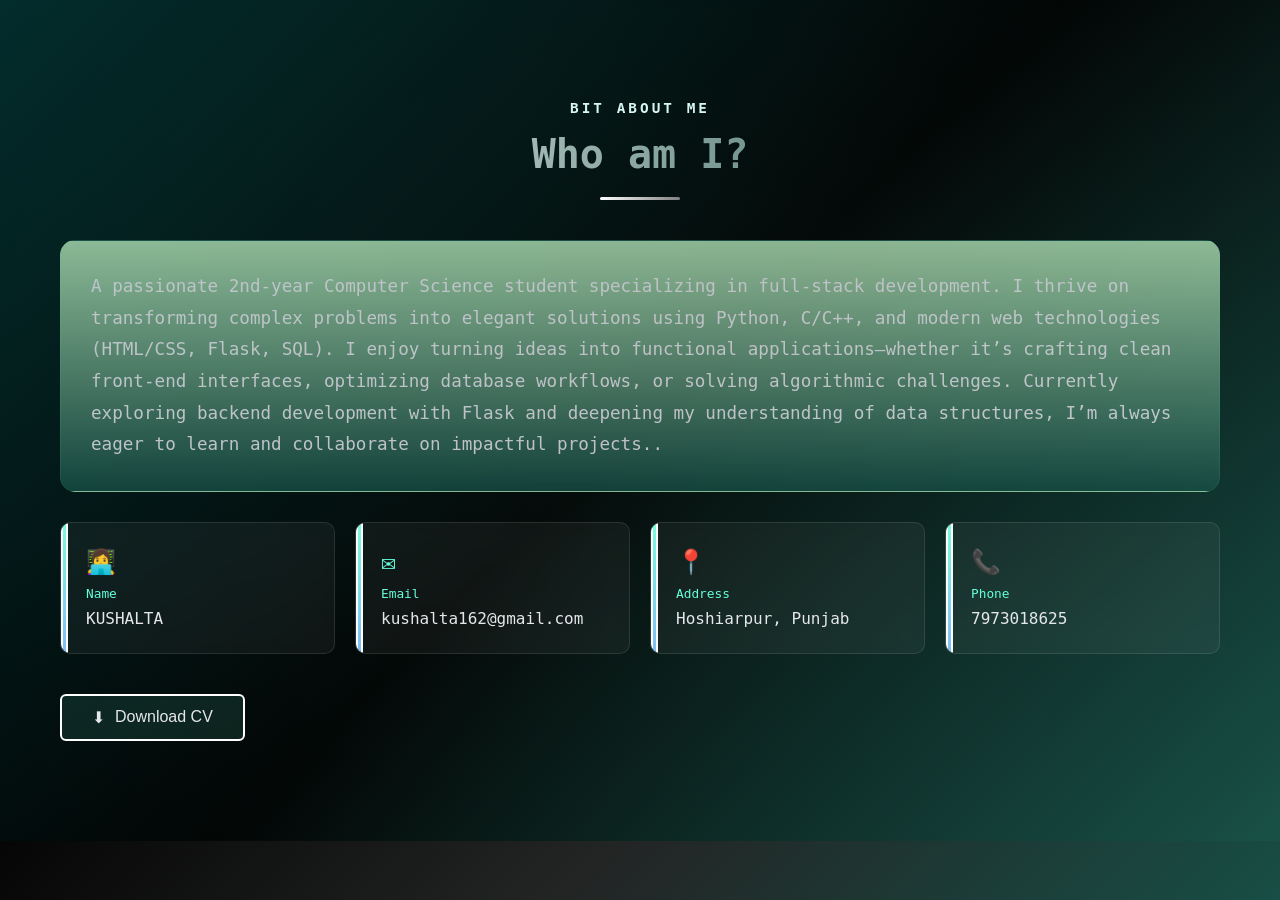
<file: templates/about.html>
<!-- this is not included . This is just a practice -->
<!DOCTYPE html>
<html>
<head>
  <meta charset="UTF-8" />
  <meta name="viewport" content="width=device-width, initial-scale=1.0"/>
  <title> About Page </title>
  <link rel="stylesheet" href="\static\assets\css\style.css"/>
</head>
<section id="about" class="about-section">
  <div class="about-container">
    <h5 class="section-subtitle" data-aos="fade-down">BIT ABOUT ME</h5>
    <h2 class="section-title" data-aos="fade-down" data-aos-delay="100">Who am I?</h2>
    <div class="divider" data-aos="fade-down" data-aos-delay="150"></div>

    <div class="about-content">
      <div class="about-details" data-aos="fade-right">
        <div class="bio-card" data-aos="fade-up">
          <p class="animated-text">
            A passionate 2nd-year Computer Science student specializing in full-stack development. 
            I thrive on transforming complex problems into elegant solutions using Python, C/C++, 
            and modern web technologies (HTML/CSS, Flask, SQL). I enjoy turning ideas into functional 
            applications—whether it’s crafting clean front-end interfaces, optimizing database workflows, 
            or solving algorithmic challenges. Currently exploring backend development with Flask and 
            deepening my understanding of data structures, I’m always eager to learn and collaborate on impactful 
            projects..
          </p>
        </div>

        <div class="info-grid">
          <div class="info-box" data-aos="zoom-in" data-aos-delay="200">
            <div class="info-icon">👩‍💻</div>
            <label>Name</label>
            <div class="info-content">KUSHALTA</div>
          </div>
          <div class="info-box" data-aos="zoom-in" data-aos-delay="250">
            <div class="info-icon">✉️</div>
            <label>Email</label>
            <div class="info-content">kushalta162@gmail.com</div>
          </div>
          <div class="info-box" data-aos="zoom-in" data-aos-delay="300">
            <div class="info-icon">📍</div>
            <label>Address</label>
            <div class="info-content">Hoshiarpur, Punjab</div>
          </div>
          <div class="info-box" data-aos="zoom-in" data-aos-delay="350">
            <div class="info-icon">📞</div>
            <label>Phone</label>
            <div class="info-content">7973018625</div>
          </div>
        </div>

        <div class="action-box" data-aos="fade-up" data-aos-delay="400">
          <button class="cv-button">
            <span class="button-icon">⬇</span>
            <span class="button-text">Download CV</span>
            <span class="button-hover"></span>
          </button>
        </div>
      </div>
    </div>
  </div>
</section>

<style>
  /* Gradient Background */
  .about-section {
    padding: 100px 0;
    background: linear-gradient(135deg, 
   rgb(1, 41, 41),black,rgb(23, 78, 69));      /* #0f0c29 0%, 
      #302b63 50%, 
      #24243e 100%); */
    position: relative;
    overflow: hidden;
  }

  .about-section::before {
    content: "";
    position: absolute;
    top: -50%;
    left: -50%;
    width: 200%;
    height: 200%;
    background: radial-gradient(
      circle at center,
      rgba(100, 255, 218, 0.05) 0%,
      transparent 70%
    );
    animation: rotate 20s linear infinite;
    z-index: 0;
  }

  @keyframes rotate {
    from { transform: rotate(0deg); }
    to { transform: rotate(360deg); }
  }

  .about-container {
    max-width: 1200px;
    margin: 0 auto;
    padding: 0 20px;
    position: relative;
    z-index: 1;
  }

  /* Typography */
  .section-subtitle {
    font-size: 0.9rem;
    color: rgb(214, 246, 241);
    text-transform: uppercase;
    letter-spacing: 3px;
    margin-bottom: 15px;
    text-align: center;
  }

  .section-title {
    font-size: 2.5rem;
    font-weight: 700;
    color: #e5e7eb;
    margin-bottom: 20px;
    text-align: center;
    /* background: linear-gradient(90deg, #e5e7eb, #64ffda); */
    background: linear-gradient(90deg, #fff, rgb(23, 78, 69));
    -webkit-background-clip: text;
    background-clip: text;
    color: transparent;
  }

  .divider {
    width: 80px;
    height: 3px;
    background: linear-gradient(to right, white,grey);
    margin: 0 auto 40px;
    border-radius: 3px;
  }

  /* Bio Card */
  .bio-card {
    background: linear-gradient(rgb(175, 224, 180),rgb(23, 78, 69));
    opacity: 0.8;
    backdrop-filter: blur(8px);
    border-radius: 15px;
    padding: 30px;
    margin-bottom: 30px;
    /* border: 1.5px solid blue; */
    border: 1px solid rgba(100, 255, 218, 0.1);
    box-shadow: 1 8px 32px rgba(0, 0, 0, 0.2);
    transition: transform 0.3s ease, box-shadow 0.3s ease;
  }

  .bio-card:hover {
    transform: translateY(-5px);
    box-shadow: 0 12px 40px rgba(0, 0, 0, 0.3);
  }

  .animated-text {
    color: #edeff5;
    line-height: 1.8;
    font-size: 1.1rem;
    margin: 0;
  }

  /* Info Grid */
  .info-grid {
    display: grid;
    grid-template-columns: repeat(auto-fit, minmax(200px, 1fr));
    gap: 20px;
    margin-bottom: 40px;
  }

  .info-box {
    background: rgba(255, 236, 236, 0.05);
    backdrop-filter: blur(6px);
    border-radius: 10px;
    padding: 25px;
    border: 1px solid rgba(255, 255, 255, 0.1);
    
    transition: all 0.3s ease;
    position: relative;
    overflow: hidden;
  }

  .info-box::before {
    content: "";
    position: absolute;
    top: 0;
    left: 0;
    width: 3px;
    height: 100%;
    border : 2px solid white;
    background: linear-gradient(to bottom, #7afbdd, #82bbf5);
    transition: width 0.3s ease;
  }

  .info-box:hover {
    transform: translateY(-5px);
    background: rgba(255, 255, 255, 0.1);
    box-shadow: 0 10px 20px rgba(0, 0, 0, 0.2);
  }

  .info-box:hover::before {
    width: 100%;
    opacity: 0.2;
  }

  .info-icon {
    font-size: 1.5rem;
    margin-bottom: 10px;
    color: #64ffda;
  }

  .info-box label {
    font-size: 0.8rem;
    color: #64ffda;
    display: block;
    margin-bottom: 8px;
    font-family: 'Fira Code', monospace;
  }

  .info-content {
    font-size: 1rem;
    color: #e5e7eb;
    font-weight: 500;
  }

  /* Download Button */
  .cv-button {
    position: relative;
    background: rgba(100, 255, 218, 0.1);
    color:#e5e7eb ;
    border: 2px solid white;
    padding: 12px 30px;
    font-size: 1rem;
    border-radius: 6px;
    cursor: pointer;
    display: inline-flex;
    align-items: center;
    gap: 10px;
    overflow: hidden;
    transition: all 0.3s ease;
    z-index: 1;
  }

  .cv-button .button-hover {
    position: absolute;
    width: 100%;
    height: 100%;
    background: linear-gradient(90deg, 
      rgba(100, 255, 218, 0.2) 0%, 
      rgba(30, 144, 255, 0.2) 100%);
    top: 0;
    left: -100%;
    transition: 0.4s;
    z-index: -1;
  }

  .cv-button:hover {
    color: #0a192f;
    background: rgba(82, 220, 188, 0.4);
    box-shadow: 0 0 20px rgba(82, 220, 188, 0.4);
  }

  .cv-button:hover .button-hover {
    left: 100%;
  }

  /* Animations */
  [data-aos] {
    transition-property: transform, opacity;
  }

  @keyframes float {
    0%, 100% { transform: translateY(0); }
    50% { transform: translateY(-10px); }
  }

  .info-box:hover {
    animation: float 3s ease-in-out infinite;
  }
</style>

<script src="https://unpkg.com/aos@2.3.1/dist/aos.js"></script>
<script>
  AOS.init({
    duration: 800,
    easing: 'ease-out-quart',
    once: true
  });
</script>
</html>
</file>
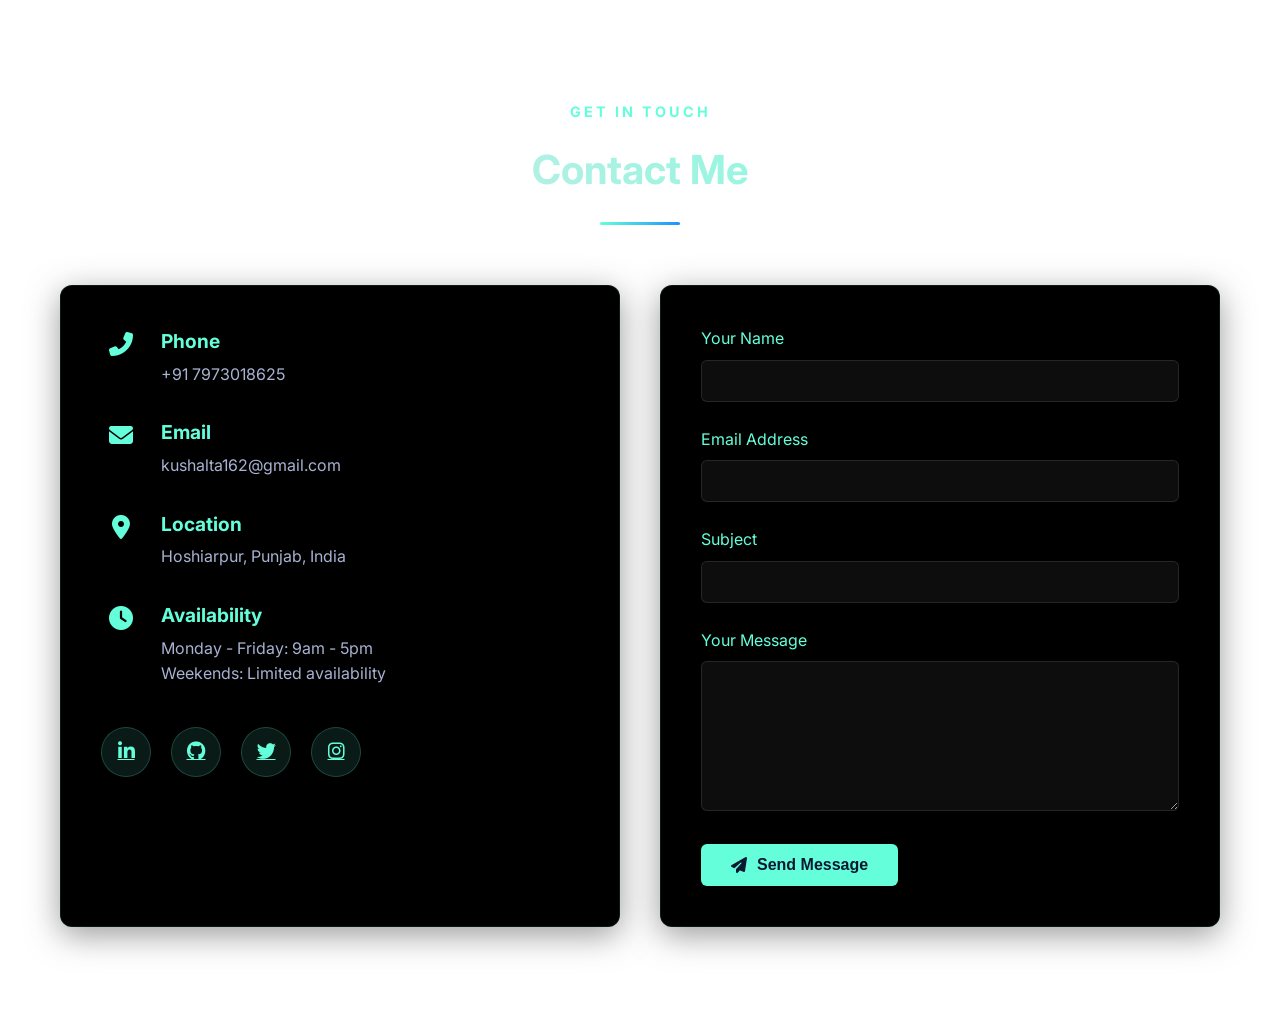
<file: templates/contact.html>
<!-- this is not included . This is just a practice -->
<!DOCTYPE html>
<html lang="en">
<head>
  <meta charset="UTF-8">
  <meta name="viewport" content="width=device-width, initial-scale=1.0">
  <title>Contact Me</title>
  <link href="https://fonts.googleapis.com/css2?family=Fira+Code:wght@400;500&family=Inter:wght@400;600&display=swap" rel="stylesheet">
  <link rel="stylesheet" href="https://cdnjs.cloudflare.com/ajax/libs/font-awesome/6.4.0/css/all.min.css">
  <style>
    :root {
      --dark-bg: #0a192f;
      --teal: #64ffda;
      --blue: #1e90ff;
      --light: #e5e7eb;
      --dark-gray: #112240;
      --gray: #a8b2d1;
    }

    * {
      margin: 0;
      padding: 0;
      box-sizing: border-box;
    }

    body {
      font-family: 'Inter', sans-serif;
      /* background: var(--dark-bg); */
      background: linear-gradient(black);
      color: var(--light);
      line-height: 1.6;
    }

    .contact-section {
      padding: 100px 0;
      max-width: 1200px;
      margin: 0 auto;
      position: relative;
    }

    .section-header {
      text-align: center;
      margin-bottom: 60px;
    }

    .section-subtitle {
      font-size: 0.9rem;
      color: var(--teal);
      text-transform: uppercase;
      letter-spacing: 3px;
      margin-bottom: 15px;
    }

    .section-title {
      font-size: 2.5rem;
      font-weight: 700;
      margin-bottom: 20px;
      background: linear-gradient(90deg, var(--light), var(--teal));
      -webkit-background-clip: text;
      background-clip: text;
      color: transparent;
    }

    .divider {
      width: 80px;
      height: 3px;
      background: linear-gradient(to right, var(--teal), var(--blue));
      margin: 0 auto;
      border-radius: 3px;
    }

    .contact-container {
      display: grid;
      grid-template-columns: repeat(auto-fit, minmax(300px, 1fr));
      gap: 40px;
      padding: 0 20px;
    }

    .contact-info {
      background: black;
      backdrop-filter: blur(8px);
      border-radius: 12px;
      padding: 40px;
      border: 1px solid rgba(100, 255, 218, 0.1);
      box-shadow: 0 8px 32px rgba(67, 66, 66, 0.532);
    }

    .contact-card {
      display: flex;
      align-items: flex-start;
      margin-bottom: 30px;
      transition: transform 0.3s ease;
    }

    .contact-card:hover {
      transform: translateY(-5px);
    }

    .contact-icon {
      font-size: 1.5rem;
      color: var(--teal);
      margin-right: 20px;
      min-width: 40px;
      text-align: center;
    }

    .contact-details h3 {
      font-size: 1.2rem;
      margin-bottom: 5px;
      color: var(--teal);
    }

    .contact-details p, 
    .contact-details a {
      color: var(--gray);
      text-decoration: none;
      transition: color 0.3s ease;
    }

    .contact-details a:hover {
      color: var(--teal);
    }

    .social-links {
      display: flex;
      gap: 20px;
      margin-top: 40px;
    }

    .social-link {
      width: 50px;
      height: 50px;
      border-radius: 50%;
      background: rgba(100, 255, 218, 0.1);
      display: flex;
      align-items: center;
      justify-content: center;
      font-size: 1.2rem;
      color: var(--teal);
      transition: all 0.3s ease;
      border: 1px solid rgba(100, 255, 218, 0.2);
    }

    .social-link:hover {
      background: var(--teal);
      color: var(--dark-bg);
      transform: translateY(-3px);
      box-shadow: 0 0 20px rgba(100, 255, 218, 0.3);
    }

    .contact-form {
      background: black;
      backdrop-filter: blur(8px);
      border-radius: 12px;
      padding: 40px;
      border: 1px solid rgba(100, 255, 218, 0.1);
      box-shadow: 0 8px 32px rgba(67, 66, 66, 0.532);
    }

    .form-group {
      margin-bottom: 25px;
    }

    .form-group label {
      display: block;
      margin-bottom: 8px;
      color: var(--teal);
    }

    .form-control {
      width: 100%;
      padding: 12px 15px;
      background: rgba(255, 255, 255, 0.05);
      border: 1px solid rgba(255, 255, 255, 0.1);
      border-radius: 6px;
      color: var(--light);
      font-family: 'Inter', sans-serif;
      transition: all 0.3s ease;
    }

    .form-control:focus {
      outline: none;
      border-color: var(--teal);
      box-shadow: 0 0 0 2px rgba(100, 255, 218, 0.2);
    }

    textarea.form-control {
      min-height: 150px;
      resize: vertical;
    }

    .submit-btn {
      background: var(--teal);
      color: var(--dark-bg);
      border: none;
      padding: 12px 30px;
      font-size: 1rem;
      border-radius: 6px;
      cursor: pointer;
      font-weight: 600;
      transition: all 0.3s ease;
      display: inline-flex;
      align-items: center;
      gap: 10px;
    }

    .submit-btn:hover {
      background: var(--blue);
      transform: translateY(-2px);
      box-shadow: 0 5px 15px rgba(30, 144, 255, 0.4);
    }

    /* Animation */
    @keyframes fadeIn {
      from { opacity: 0; transform: translateY(20px); }
      to { opacity: 1; transform: translateY(0); }
    }

    .contact-card {
      animation: fadeIn 0.6s ease forwards;
    }

    .contact-card:nth-child(1) { animation-delay: 0.2s; }
    .contact-card:nth-child(2) { animation-delay: 0.4s; }
    .contact-card:nth-child(3) { animation-delay: 0.6s; }
    .contact-card:nth-child(4) { animation-delay: 0.8s; }

    /* Responsive Design */
    @media (max-width: 768px) {
      .contact-container {
        grid-template-columns: 1fr;
      }
      
      .contact-info, .contact-form {
        padding: 30px;
      }
    }
  </style>
</head>
<body>
  <section class="contact-section">
    <div class="section-header">
      <h5 class="section-subtitle">GET IN TOUCH</h5>
      <h2 class="section-title">Contact Me</h2>
      <div class="divider"></div>
    </div>

    <div class="contact-container">
      <!-- Contact Information -->
      <div class="contact-info">
        <div class="contact-card">
          <div class="contact-icon">
            <i class="fas fa-phone-alt"></i>
          </div>
          <div class="contact-details">
            <h3>Phone</h3>
            <p><a href="tel:+917973018625">+91 7973018625</a></p>
          </div>
        </div>

        <div class="contact-card">
          <div class="contact-icon">
            <i class="fas fa-envelope"></i>
          </div>
          <div class="contact-details">
            <h3>Email</h3>
            <p><a href="mailto:kushalta162@gmail.com">kushalta162@gmail.com</a></p>
          </div>
        </div>

        <div class="contact-card">
          <div class="contact-icon">
            <i class="fas fa-map-marker-alt"></i>
          </div>
          <div class="contact-details">
            <h3>Location</h3>
            <p>Hoshiarpur, Punjab, India</p>
          </div>
        </div>

        <div class="contact-card">
          <div class="contact-icon">
            <i class="fas fa-clock"></i>
          </div>
          <div class="contact-details">
            <h3>Availability</h3>
            <p>Monday - Friday: 9am - 5pm</p>
            <p>Weekends: Limited availability</p>
          </div>
        </div>

        <div class="social-links">
          <a href="[YOUR_LINKEDIN_URL]" class="social-link" target="_blank">
            <i class="fab fa-linkedin-in"></i>
          </a>
          <a href="[YOUR_GITHUB_URL]" class="social-link" target="_blank">
            <i class="fab fa-github"></i>
          </a>
          <a href="[YOUR_TWITTER_URL]" class="social-link" target="_blank">
            <i class="fab fa-twitter"></i>
          </a>
          <a href="[YOUR_INSTAGRAM_URL]" class="social-link" target="_blank">
            <i class="fab fa-instagram"></i>
          </a>
        </div>
      </div>

      <!-- Contact Form -->
      <div class="contact-form">
        <form id="contactForm">
          <div class="form-group">
            <label for="name">Your Name</label>
            <input type="text" id="name" class="form-control" required>
          </div>
          <div class="form-group">
            <label for="email">Email Address</label>
            <input type="email" id="email" class="form-control" required>
          </div>
          <div class="form-group">
            <label for="subject">Subject</label>
            <input type="text" id="subject" class="form-control" required>
          </div>
          <div class="form-group">
            <label for="message">Your Message</label>
            <textarea id="message" class="form-control" required></textarea>
          </div>
          <button type="submit" class="submit-btn">
            <i class="fas fa-paper-plane"></i> Send Message
          </button>
        </form>
      </div>
    </div>
  </section>

  <script>
    // Simple form submission handling
    document.getElementById('contactForm').addEventListener('submit', function(e) {
      e.preventDefault();
      
      // Get form values
      const name = document.getElementById('name').value;
      const email = document.getElementById('email').value;
      const subject = document.getElementById('subject').value;
      const message = document.getElementById('message').value;
      
      // Here you would typically send this data to a server
      console.log({ name, email, subject, message });
      
      // Show success message
      alert(`Thanks for your message, ${name}! I'll get back to you soon.`);
      
      // Reset form
      this.reset();
    });

    // Animate contact cards on scroll
    document.addEventListener('DOMContentLoaded', function() {
      const contactCards = document.querySelectorAll('.contact-card');
      
      const observer = new IntersectionObserver((entries) => {
        entries.forEach(entry => {
          if (entry.isIntersecting) {
            entry.target.style.opacity = 1;
            entry.target.style.transform = 'translateY(0)';
          }
        });
      }, { threshold: 0.1 });
      
      contactCards.forEach(card => {
        card.style.opacity = 0;
        card.style.transform = 'translateY(20px)';
        card.style.transition = 'opacity 0.6s ease, transform 0.6s ease';
        observer.observe(card);
      });
    });
  </script>
</body>
</html>
</file>
